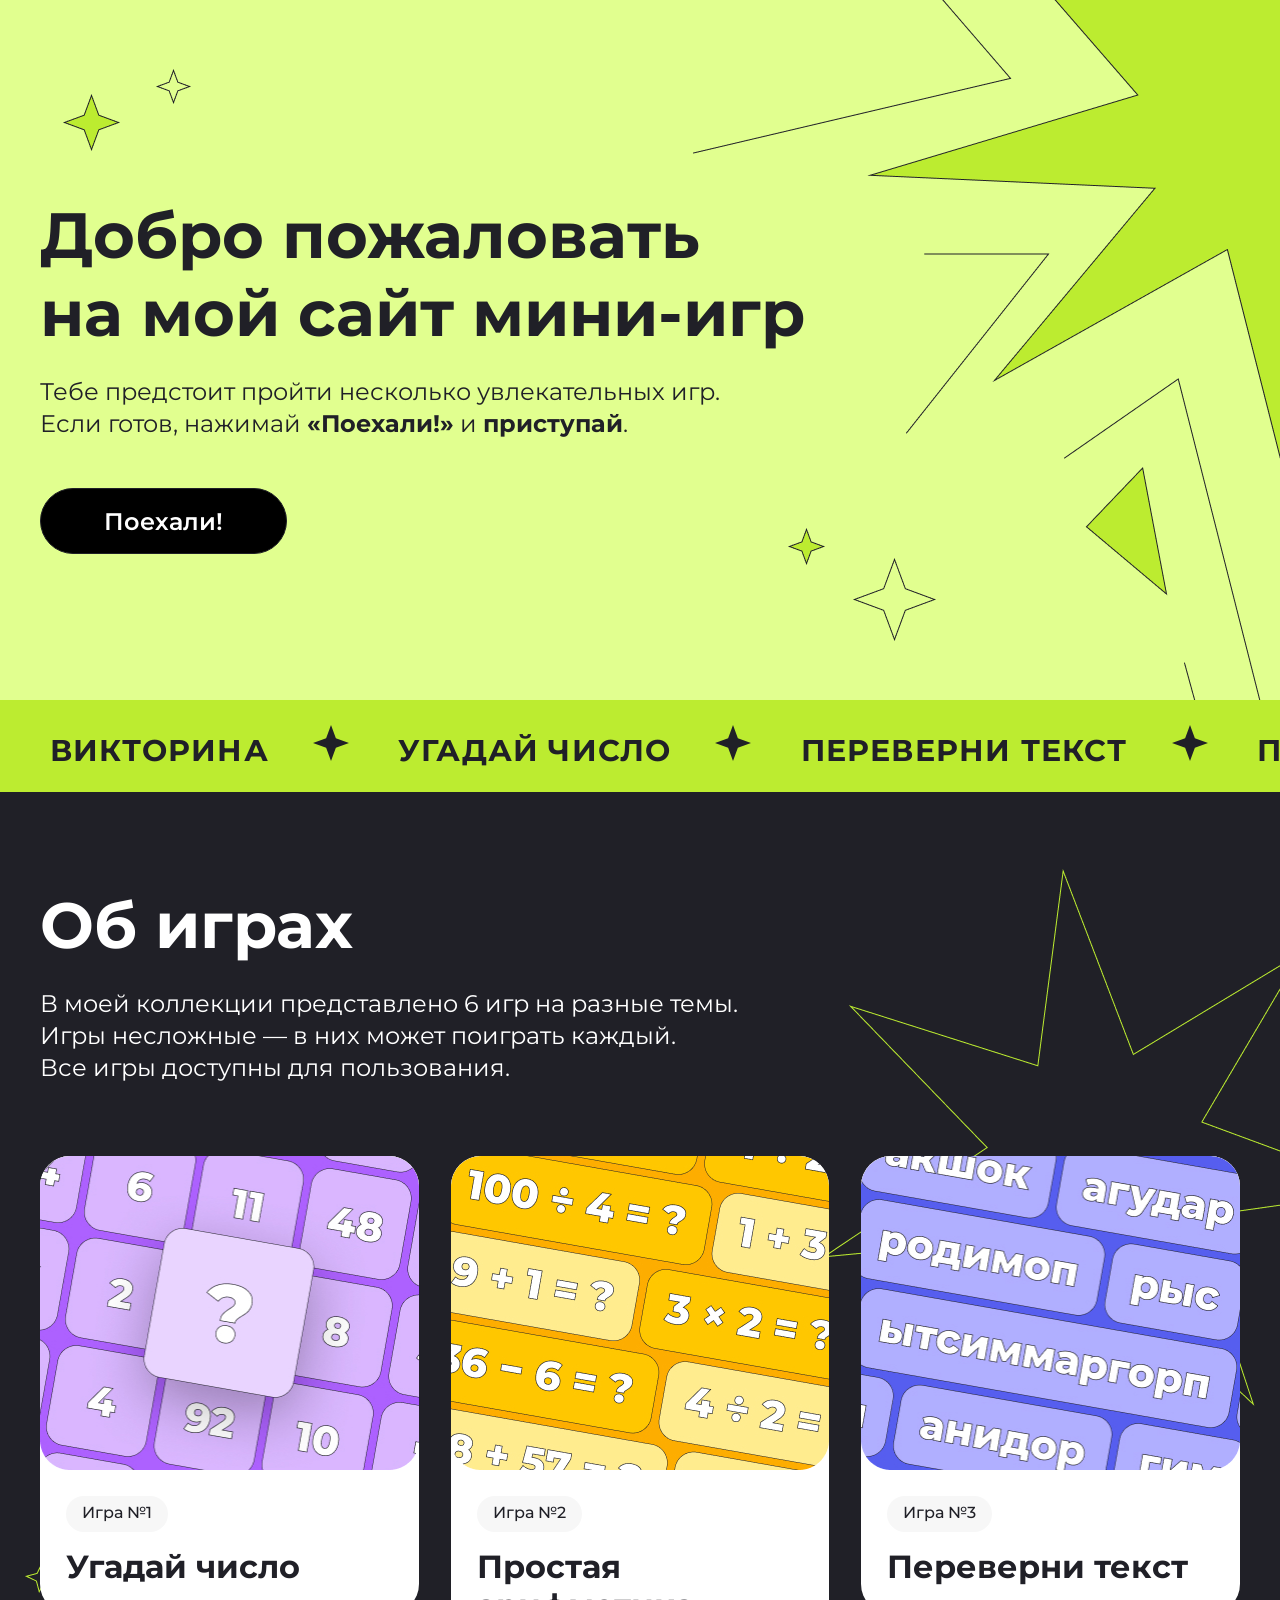
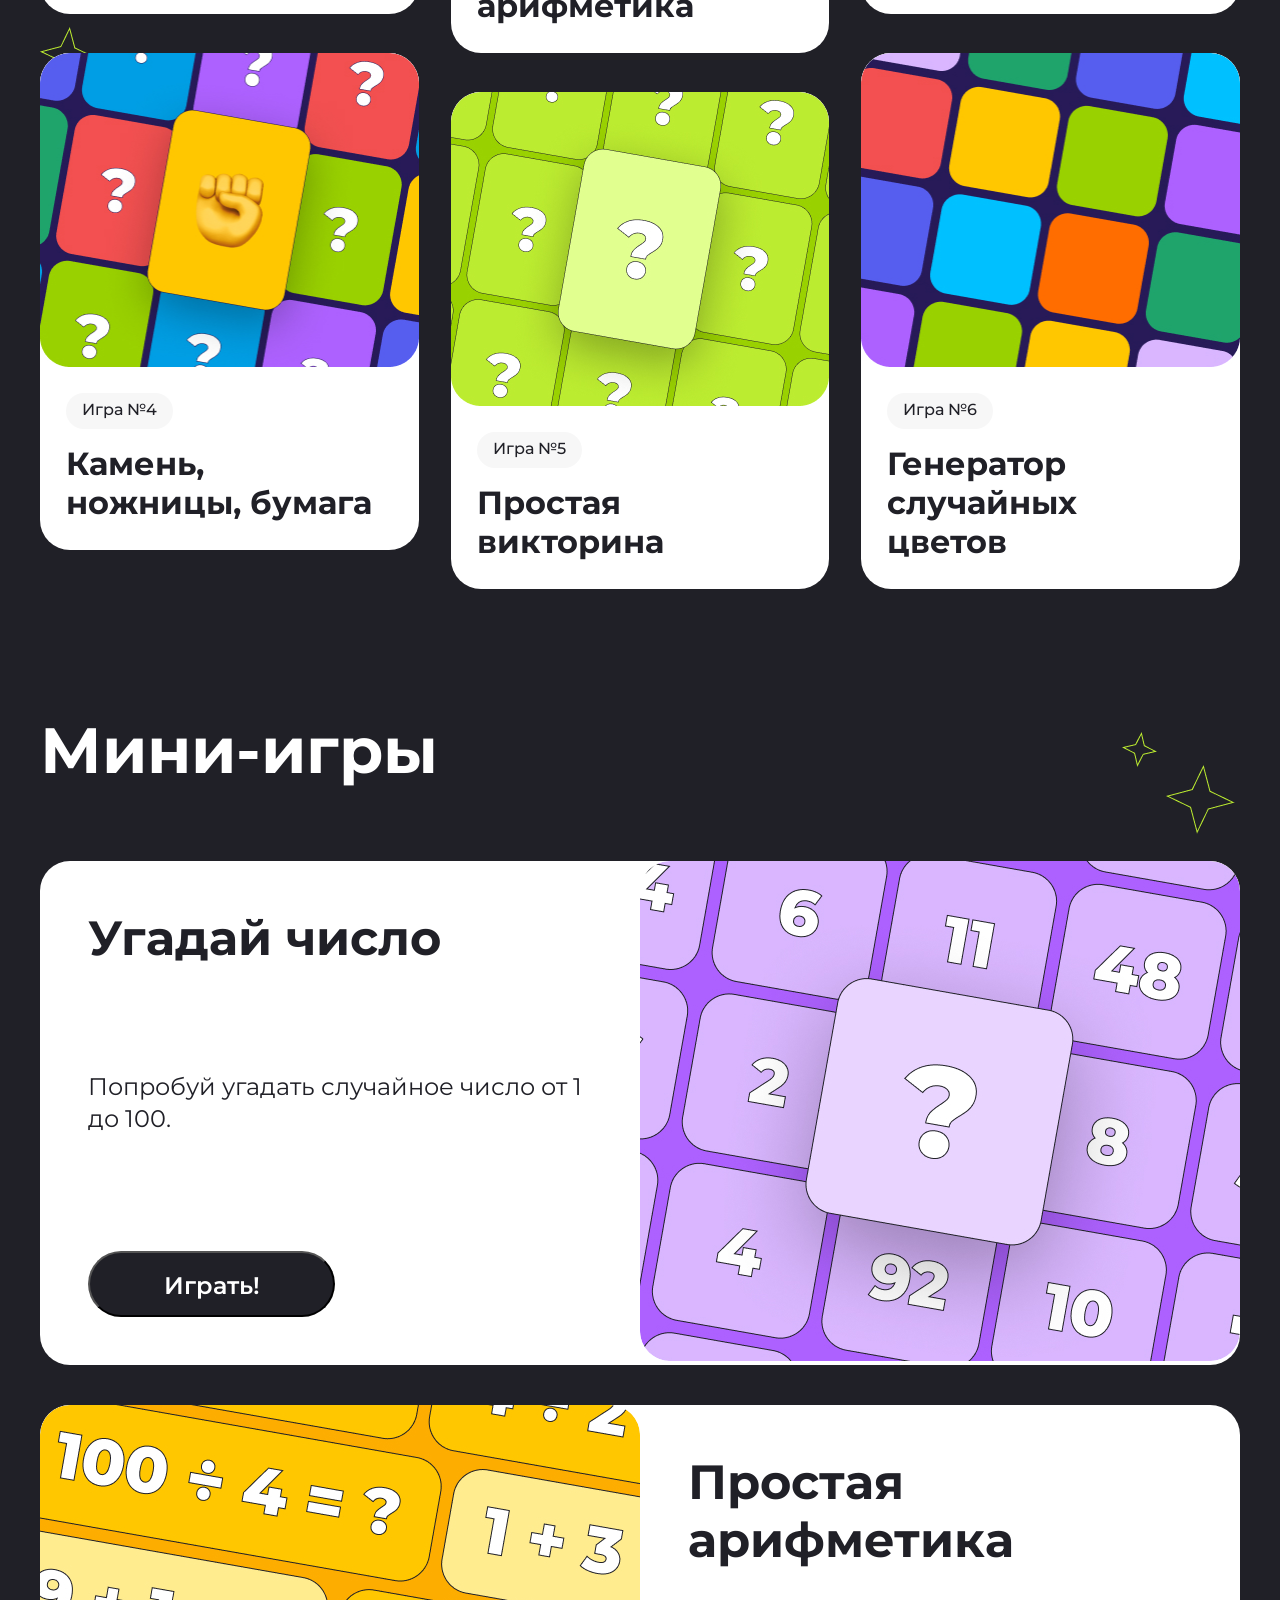
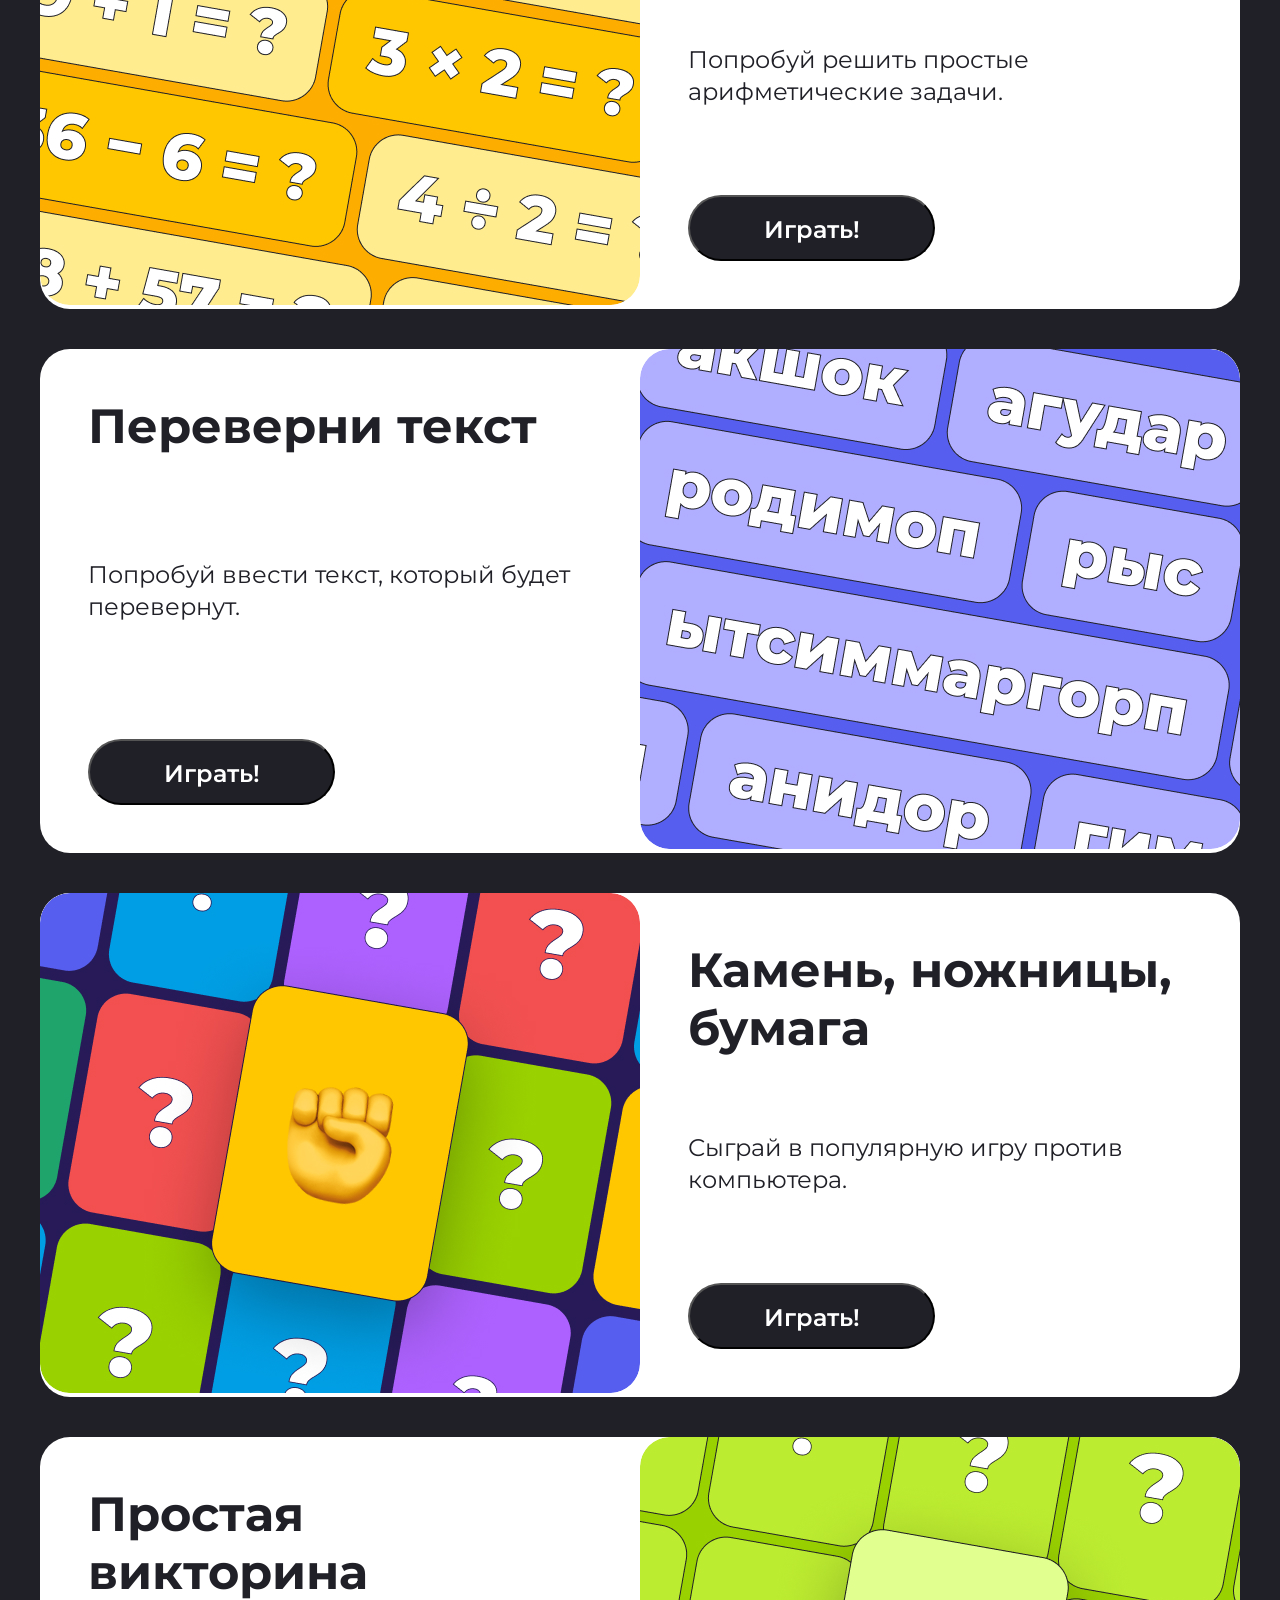
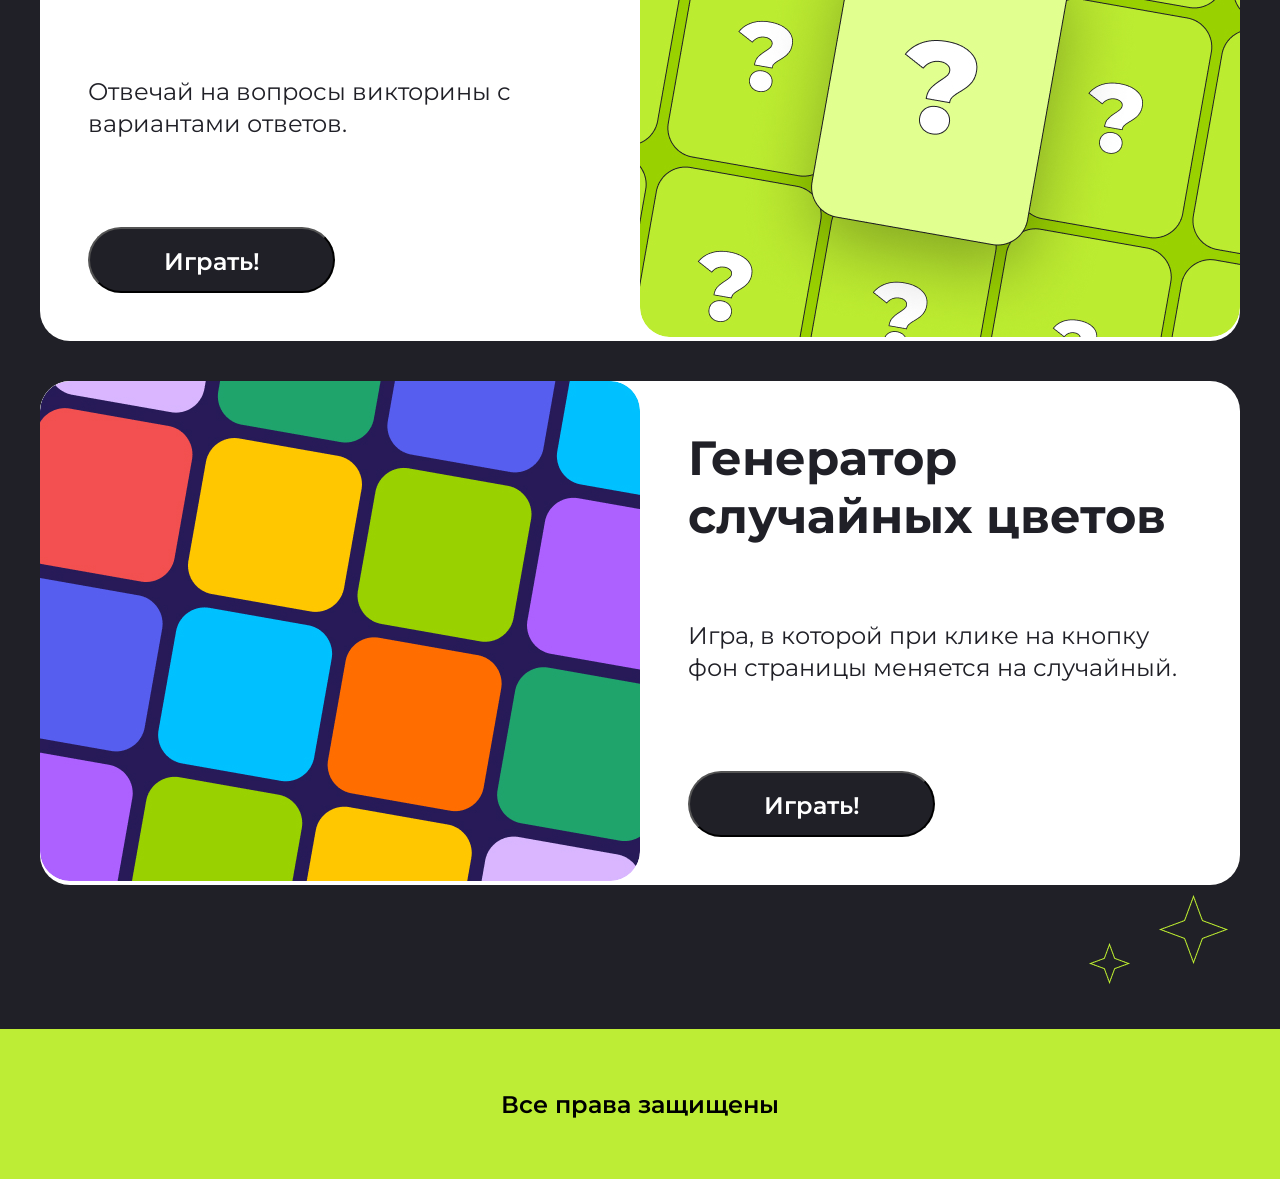
<file: hw1/index.html>
<!DOCTYPE html>
<html lang="en">

<head>
    <meta charset="UTF-8">
    <meta name="viewport" content="width=device-width, initial-scale=1.0">
    <title>Document</title>
    <link rel="preconnect" href="https://fonts.googleapis.com">
    <link rel="preconnect" href="https://fonts.gstatic.com" crossorigin>
    <link href="https://fonts.googleapis.com/css2?family=Montserrat:ital,wght@0,100..900;1,100..900&display=swap"
        rel="stylesheet">
    <link rel="stylesheet" href="./style.css">
</head>

<body>

    <header class="head center">
        <h1 class="head__title">Добро пожаловать<br> на мой сайт мини-игр</h1>
        <p class="head__desc">Тебе предстоит пройти несколько увлекательных игр. <span
                class="desktop-br"><br></span></span>Если готов, нажимай
            <strong>«Поехали!»</strong> и
            <strong>приступай</strong>.
        </p>
        <a href="#main" class="head__link">
            <button class="button head__button">Поехали!</button>
        </a>
    </header>
    <section>
        <div class="marquee">
            <div class="marquee__content">
                <span>ВИКТОРИНА</span>
                <span><svg class="marquee__star" width="36" height="36" viewBox="0 0 36 36" fill="none"
                        xmlns="http://www.w3.org/2000/svg">
                        <path
                            d="M18 0L22.8616 13.1384L36 18L22.8616 22.8616L18 36L13.1384 22.8616L0 18L13.1384 13.1384L18 0Z"
                            fill="#202027" />
                    </svg>
                </span>
                <span>УГАДАЙ ЧИСЛО</span>
                <span><svg class="marquee__star" width="36" height="36" viewBox="0 0 36 36" fill="none"
                        xmlns="http://www.w3.org/2000/svg">
                        <path
                            d="M18 0L22.8616 13.1384L36 18L22.8616 22.8616L18 36L13.1384 22.8616L0 18L13.1384 13.1384L18 0Z"
                            fill="#202027" />
                    </svg>
                </span>
                <span>ПЕРЕВЕРНИ ТЕКСТ</span>
                <span><svg class="marquee__star" width="36" height="36" viewBox="0 0 36 36" fill="none"
                        xmlns="http://www.w3.org/2000/svg">
                        <path
                            d="M18 0L22.8616 13.1384L36 18L22.8616 22.8616L18 36L13.1384 22.8616L0 18L13.1384 13.1384L18 0Z"
                            fill="#202027" />
                    </svg>
                </span>
                <span>ПРОСТАЯ АРИФМЕТИКА</span>
                <span><svg class="marquee__star" width="36" height="36" viewBox="0 0 36 36" fill="none"
                        xmlns="http://www.w3.org/2000/svg">
                        <path
                            d="M18 0L22.8616 13.1384L36 18L22.8616 22.8616L18 36L13.1384 22.8616L0 18L13.1384 13.1384L18 0Z"
                            fill="#202027" />
                    </svg>
                </span>
                <span>КАМЕНЬ, НОЖНИЦЫ, БУМАГА</span>
                <span><svg class="marquee__star" width="36" height="36" viewBox="0 0 36 36" fill="none"
                        xmlns="http://www.w3.org/2000/svg">
                        <path
                            d="M18 0L22.8616 13.1384L36 18L22.8616 22.8616L18 36L13.1384 22.8616L0 18L13.1384 13.1384L18 0Z"
                            fill="#202027" />
                    </svg>
                </span>
                <span>ГЕНЕРАТОР СЛУЧАЙНЫХ ЦВЕТОВ</span>
                <span><svg class="marquee__star" width="36" height="36" viewBox="0 0 36 36" fill="none"
                        xmlns="http://www.w3.org/2000/svg">
                        <path
                            d="M18 0L22.8616 13.1384L36 18L22.8616 22.8616L18 36L13.1384 22.8616L0 18L13.1384 13.1384L18 0Z"
                            fill="#202027" />
                    </svg>
                </span>
    </section>
    <main id="main" class="main center">
        <h2 class="main__title">Об играх</h2>
        <p class="main__desc">В моей коллекции представлено 6 игр на разные темы.<br>Игры несложные — в них может
            поиграть каждый.<br>
            Все игры доступны для пользования.</p>
        <div class="main__games">
            <div class="games-grid">
                <a href="#guess" class="game-card">
                    <img class="game-card__img" src="images/game1.jpg" alt="Игра">
                    <div class="game-card__body">
                        <span class="game-card__badge">Игра №1</span>
                        <h3 class="game-card__desc">Угадай число</h3>
                    </div>
                </a>

                <a href="#math" class="game-card">
                    <img class="game-card__img" src="images/game2.jpg" alt="Игра">
                    <div class="game-card__body">
                        <span class="game-card__badge">Игра №2</span>
                        <h3 class="game-card__desc">Простая арифметика</h3>
                    </div>
                </a>

                <a href="#words" class="game-card">
                    <img class="game-card__img" src="images/game3.jpg" alt="Игра">
                    <div class="game-card__body">
                        <span class="game-card__badge">Игра №3</span>
                        <h3 class="game-card__desc">Переверни текст</h3>
                    </div>
                </a>

                <a href="#rps" class="game-card">
                    <img class="game-card__img" src="images/game4.jpg" alt="Игра">
                    <div class="game-card__body">
                        <span class="game-card__badge">Игра №4</span>
                        <h3 class="game-card__desc">Камень, ножницы, бумага</h3>
                    </div>
                </a>

                <a href="#quiz" class="game-card game-card__end">
                    <img class="game-card__img" src="images/game5.jpg" alt="Игра">
                    <div class="game-card__body">
                        <span class="game-card__badge">Игра №5</span>
                        <h3 class="game-card__desc">Простая викторина</h3>
                    </div>
                </a>

                <a href="#colors" class="game-card">
                    <img class="game-card__img" src="images/game6.jpg" alt="Игра">
                    <div class="game-card__body">
                        <span class="game-card__badge">Игра №6</span>
                        <h3 class="game-card__desc">Генератор случайных цветов</h3>
                    </div>
                </a>
            </div>
        </div>
    </main>
    <section class="mini-games center">
        <h2 class="mini-games__title">Мини-игры</h2>
        <div class="gamebar">
            <div id="guess" class="gamebar__card">
                <div class="gamebar__content">
                    <h2 class="gamebar__content-name">Угадай число</h2>
                    <p class="gamebar__content-desc">Попробуй угадать случайное число от 1 до 100.</p>
                    <button class="gamebar__button" onclick="guessNumber()">Играть!</button>
                </div>
                <div class="gamebar__pic">
                    <img class="gamebar__img" src="images/big-game1.jpg" alt="Игра">
                </div>
            </div>

            <div id="math" class="gamebar__card">
                <div class="gamebar__content">
                    <h2 class="gamebar__content-name">Простая арифметика</h2>
                    <p class="gamebar__content-desc">Попробуй решить простые арифметические задачи.</p>
                    <button class="gamebar__button" onclick="doArithmeticTasks()">Играть!</button>
                </div>
                <div class="gamebar__pic">
                    <img class="gamebar__img" src="images/big-game2.jpg" alt="Игра">
                </div>
            </div>

            <div id="words" class="gamebar__card">
                <div class="gamebar__content">
                    <h2 class="gamebar__content-name">Переверни текст</h2>
                    <p class="gamebar__content-desc">Попробуй ввести текст, который будет перевернут.</p>
                    <button class="gamebar__button" onclick="turnOverText()">Играть!</button>
                </div>
                <div class="gamebar__pic">
                    <img class="gamebar__img" src="images/big-game3.jpg" alt="Игра">
                </div>
            </div>

            <div id="rps" class="gamebar__card">
                <div class="gamebar__content">
                    <h2 class="gamebar__content-name">Камень, ножницы, бумага</h2>
                    <p class="gamebar__content-desc">Сыграй в популярную игру против компьютера.</p>
                    <button class="gamebar__button">Играть!</button>
                </div>
                <div class="gamebar__pic">
                    <img class="gamebar__img" src="images/big-game4.jpg" alt="Игра">
                </div>
            </div>

            <div id="quiz" class="gamebar__card">
                <div class="gamebar__content">
                    <h2 class="gamebar__content-name">Простая викторина</h2>
                    <p class="gamebar__content-desc">Отвечай на вопросы викторины с вариантами ответов.</p>
                    <button class="gamebar__button">Играть!</button>
                </div>
                <div class="gamebar__pic">
                    <img class="gamebar__img" src="images/big-game5.jpg" alt="Игра">
                </div>
            </div>

            <div id="colors" class="gamebar__card">
                <div class="gamebar__content">
                    <h2 class="gamebar__content-name">Генератор случайных цветов</h2>
                    <p class="gamebar__content-desc">Игра, в которой при клике на кнопку фон страницы меняется на
                        случайный.</p>
                    <button class="gamebar__button">Играть!</button>
                </div>
                <div class="gamebar__pic">
                    <img class="gamebar__img" src="images/big-game6.jpg" alt="Игра">
                </div>
            </div>
        </div>
    </section>
    <footer class="footer">
        <h3 class="footer__desc">Все права защищены</h3>
    </footer>
    <script src="mini-games.js"></script>
</body>

</html>
</file>
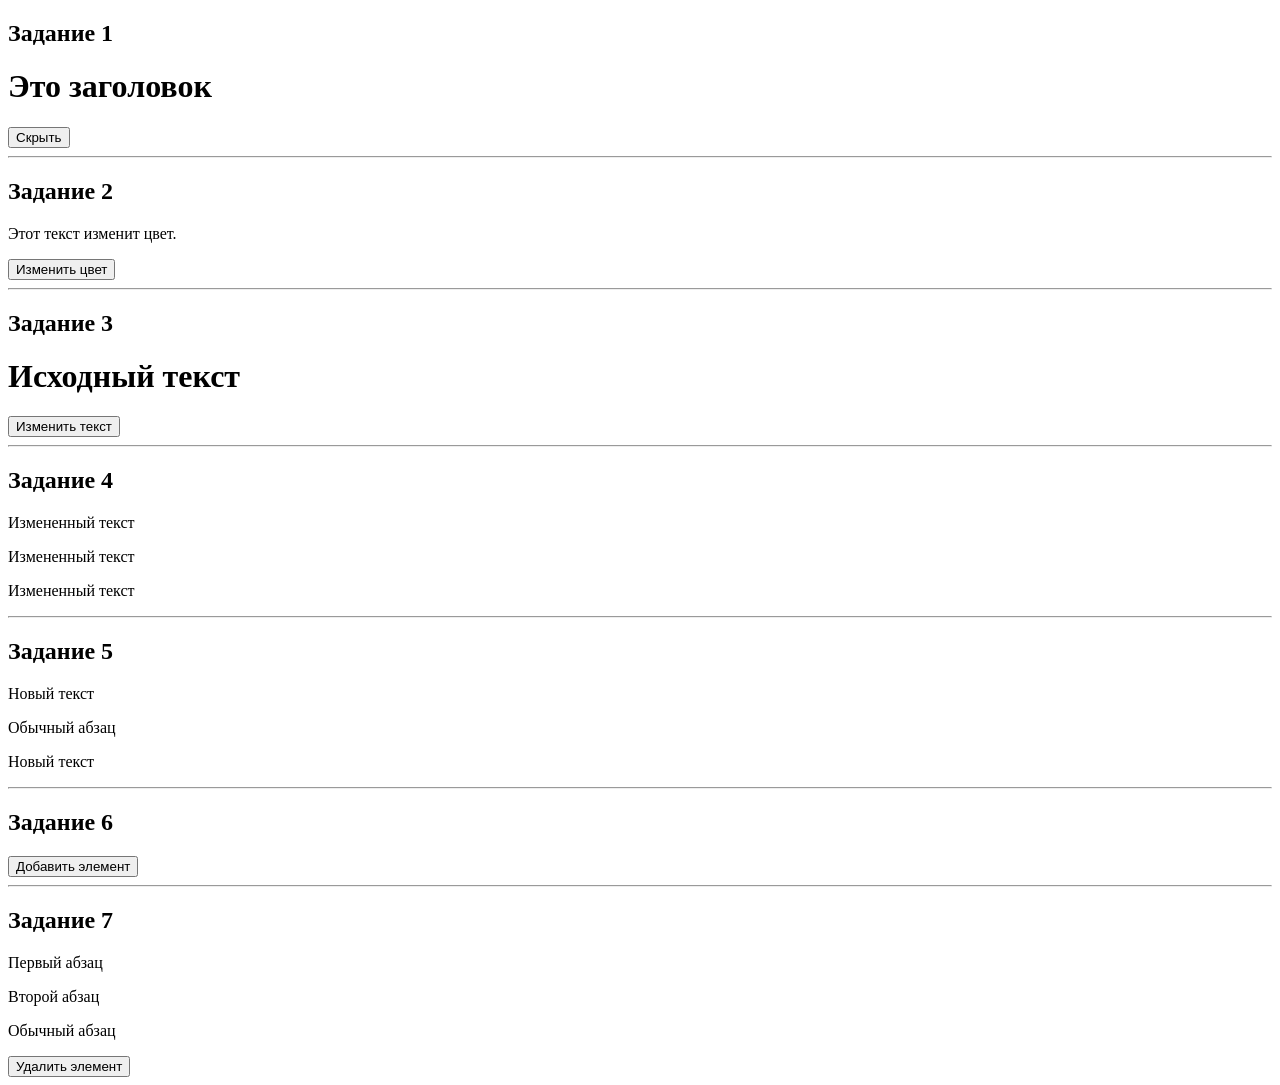
<file: hw9/hw-9.html>
<!DOCTYPE html>
<html lang="en">

<head>
    <meta charset="UTF-8">
    <meta name="viewport" content="width=device-width, initial-scale=1.0">
    <title>Домашняя работа 9</title>
</head>

<body>

    <!-- Задание 1 -->
    <h2>Задание 1</h2>
    <h1 id="title1">Это заголовок</h1>
    <button id="toggleBtn">Скрыть</button>

    <hr>

    <!-- Задание 2 -->
    <h2>Задание 2</h2>
    <p id="paragraph1">Этот текст изменит цвет.</p>
    <button id="colorBtn">Изменить цвет</button>

    <hr>

    <!-- Задание 3 -->
    <h2>Задание 3</h2>
    <h1 id="title2">Исходный текст</h1>
    <button id="textBtn">Изменить текст</button>

    <hr>

    <!-- Задание 4 -->
    <h2>Задание 4</h2>
    <p class="description">Описание 1</p>
    <p class="description">Описание 2</p>
    <p class="description">Описание 3</p>

    <hr>

    <!-- Задание 5 -->
    <h2>Задание 5</h2>
    <p class="description-task5">Абзац 1</p>
    <p>Обычный абзац</p>
    <p class="description-task5">Абзац 2</p>

    <hr>

    <!-- Задание 6 -->
    <h2>Задание 6</h2>
    <button id="addBtn">Добавить элемент</button>

    <hr>

    <!-- Задание 7 -->
    <h2>Задание 7</h2>
    <p class="remove-description">Первый абзац</p>
    <p class="remove-description">Второй абзац</p>
    <p>Обычный абзац</p>
    <button id="removeBtn">Удалить элемент</button>

    <script src="hw-9.js"></script>
</body>

</html>
</file>
<file: hw1/style.css>
* {
  margin: 0;
  padding: 0;
  box-sizing: border-box;
}

.center {
  padding-left: calc(50% - 600px);
  padding-right: calc(50% - 600px);
}

a,
input,
button {
  text-decoration: none;
  font-family: inherit;
}

body {
  font-family: Montserrat, sans-serif;
}

.head {
  min-height: 700px;
  background: url(images/head-back.png) right top no-repeat, url(images/Star\ 1.png) 156px 69px no-repeat, url(images/Star\ 2.png) 63px 94px no-repeat, url(images/Star\ 3.png) calc(100% - 455px) calc(100% - 135px) no-repeat, url(images/Star\ 4.png) calc(100% - 344px) calc(100% - 59px) no-repeat, #E1FF8F;
}
.head__title {
  padding-top: 196px;
  font-weight: 700;
  font-size: 64px;
  color: #202027;
}
.head__desc {
  padding-top: 24px;
  font-weight: 400;
  font-size: 24px;
  line-height: 133%;
  color: #202027;
}
.head__button {
  margin-top: 48px;
  border: 1px solid #202027;
  border-radius: 60px;
  padding: 16px 28px;
  width: 247px;
  height: 66px;
  font-weight: 600;
  font-size: 24px;
  line-height: 142%;
  text-align: center;
  background-color: #000;
  color: #fff;
  transition: 2s;
}
.head__button:hover {
  background: #fff;
  color: #000;
}
.head__button::after {
  background: #fff;
  color: #000;
}

.marquee {
  width: 100%;
  min-height: 90px;
  overflow: hidden;
  background: #bcec30;
  padding: 25px 50px;
  white-space: nowrap;
}
.marquee__content span {
  margin-right: 40px;
  font-weight: bold;
  font-size: 18px;
  color: #000;
  align-content: center;
  font-weight: 700;
  font-size: 30px;
  line-height: 110%;
  letter-spacing: 0.04em;
  text-transform: uppercase;
  color: #202027;
}

.main {
  padding-top: 94px;
  background: url(images/bigStar\ 1.png) right 77px no-repeat, url(images/Star\ 5.png) 25px 770px no-repeat, url(images/Star\ 6.png) 40px 60% no-repeat, #202027;
}
.main__title {
  font-weight: 700;
  font-size: 64px;
  color: #fff;
}
.main__desc {
  padding-top: 24px;
  font-weight: 400;
  font-size: 24px;
  line-height: 133%;
  color: #fff;
}
.main__games {
  padding-top: 72px;
  padding-bottom: 50px;
  min-height: 1056px;
}

.games-grid {
  display: grid;
  grid-template-columns: repeat(3, 1fr);
  gap: 0 32px;
  align-items: start;
}

.game-card {
  background: #fff;
  border-radius: 30px;
  overflow: hidden;
  transition: 0.4s ease;
}
.game-card:hover {
  transform: scale(1.1);
}
.game-card__img {
  width: 100%;
  -o-object-fit: cover;
     object-fit: cover;
}
.game-card__body {
  padding: 22px 26px 28px;
}
.game-card__badge {
  display: inline-block;
  border-radius: 53px;
  padding: 8px 16px 10px;
  margin-bottom: 15px;
  background-color: #f7f7f7;
  font-weight: 500;
  font-size: 16px;
  line-height: 110%;
  color: #202027;
}
.game-card__desc {
  max-width: 306px;
  font-weight: 700;
  font-size: 32px;
  color: #202027;
}

.game-card__end {
  align-self: end;
}

.mini-games {
  padding-bottom: 144px;
  background: url(images/Star\ 7.png) calc(100% - 123px) 93px no-repeat, url(images/Star\ 8.png) calc(100% - 45px) 126px no-repeat, url(images/Star\ 9.png) calc(100% - 52px) calc(100% - 65px) no-repeat, url(images/Star\ 10.png) calc(100% - 150px) calc(100% - 45px) no-repeat, #202027;
}
.mini-games__title {
  font-weight: 700;
  font-size: 64px;
  color: #fff;
  padding-top: 72px;
}

.gamebar {
  padding-top: 72px;
  display: flex;
  flex-direction: column;
  gap: 40px;
}
.gamebar__card {
  max-width: 1200px;
  min-height: 500px;
  display: flex;
  justify-content: space-between;
  background: #fff;
  border-radius: 30px;
  overflow: hidden;
}
.gamebar__content {
  padding: 48px;
  display: flex;
  flex-direction: column;
  justify-content: space-between;
}
.gamebar__content-name {
  font-weight: 700;
  font-size: 48px;
  color: #202027;
  margin-bottom: 24px;
}
.gamebar__content-desc {
  font-weight: 400;
  font-size: 24px;
  line-height: 133%;
  color: #202027;
  margin-bottom: 36px;
}
.gamebar__button {
  border-radius: 60px;
  padding: 16px 28px;
  width: 247px;
  height: 66px;
  background-color: #202027;
  color: white;
  cursor: pointer;
  font-weight: 600;
  font-size: 24px;
  line-height: 142%;
  text-align: center;
  color: #fff;
}
.gamebar__button:hover {
  background: #fff;
  color: #000;
  transition: 1s;
}
.gamebar__pic {
  width: 50%;
}
.gamebar__img {
  border-radius: 30px;
  max-width: 600px;
  min-height: 500px;
}

.gamebar__card:nth-child(even) {
  flex-direction: row-reverse;
}

.footer {
  height: 150px;
  background-color: #bded35;
}
.footer__desc {
  padding-top: 61px;
  font-weight: 600;
  font-size: 24px;
  text-align: center;
  color: #000;
}

@media (max-width: 768px) {
  .desktop-br {
    display: none;
  }
  .head {
    background: none;
    background: url(images/mobile-big-star.png) right top no-repeat, url(images/mobileStar\ 1.png) 91px 64px no-repeat, url(images/mobileStar\ 2.png) 37px 97px no-repeat, url(images/mobileStar\ 3.png) calc(100% - 86px) calc(100% - 74px) no-repeat, url(images/mobileStar\ 4.png) calc(100% - 34px) calc(100% - 28px) no-repeat, #E1FF8F;
  }
  .head__title {
    padding-top: 147px;
    text-align: center;
    font-size: 40px;
  }
  .head__desc {
    text-align: center;
    font-size: 16px;
  }
  .head__link {
    display: flex;
    justify-content: center;
  }
  .head__button {
    width: 285px;
    height: 55px;
    font-size: 16px;
  }
  .marquee {
    min-height: 51px;
    padding: 16px 24px;
  }
  .marquee__content span {
    margin-right: 27px;
    font-size: 16px;
  }
  .marquee__content {
    display: flex;
    align-items: center;
  }
  .marquee__star {
    scale: 0.555;
  }
  .main {
    display: none;
  }
  .mini-games {
    background: none;
    background-color: #202027;
    padding-bottom: 10px;
  }
  .mini-games__title {
    padding-top: 48px;
    padding-left: 16px;
    font-size: 40px;
  }
  .gamebar {
    align-items: center;
    padding-top: 48px;
    gap: 10px;
  }
  .gamebar__card {
    flex-direction: column;
    max-width: 343px;
    min-height: 528px;
  }
  .gamebar__content {
    order: 2;
    padding: 29px;
  }
  .gamebar__content-name {
    margin-bottom: 16px;
    font-size: 32px;
  }
  .gamebar__content-desc {
    margin-bottom: 32px;
    font-size: 16px;
  }
  .gamebar__button {
    border-radius: 60px;
    padding: 16px 28px;
    max-width: 285px;
    height: 55px;
    font-size: 16px;
    text-align: center;
  }
  .gamebar__pic {
    order: 1;
    width: 100%;
    height: 100%;
  }
  .gamebar__img {
    max-width: 343px;
    min-height: 284px;
  }
  .gamebar__card:nth-child(even) {
    flex-direction: column;
  }
  .footer {
    height: 100px;
  }
  .footer__desc {
    padding-top: 40px;
    font-size: 16px;
  }
}/*# sourceMappingURL=style.css.map */
</file>
